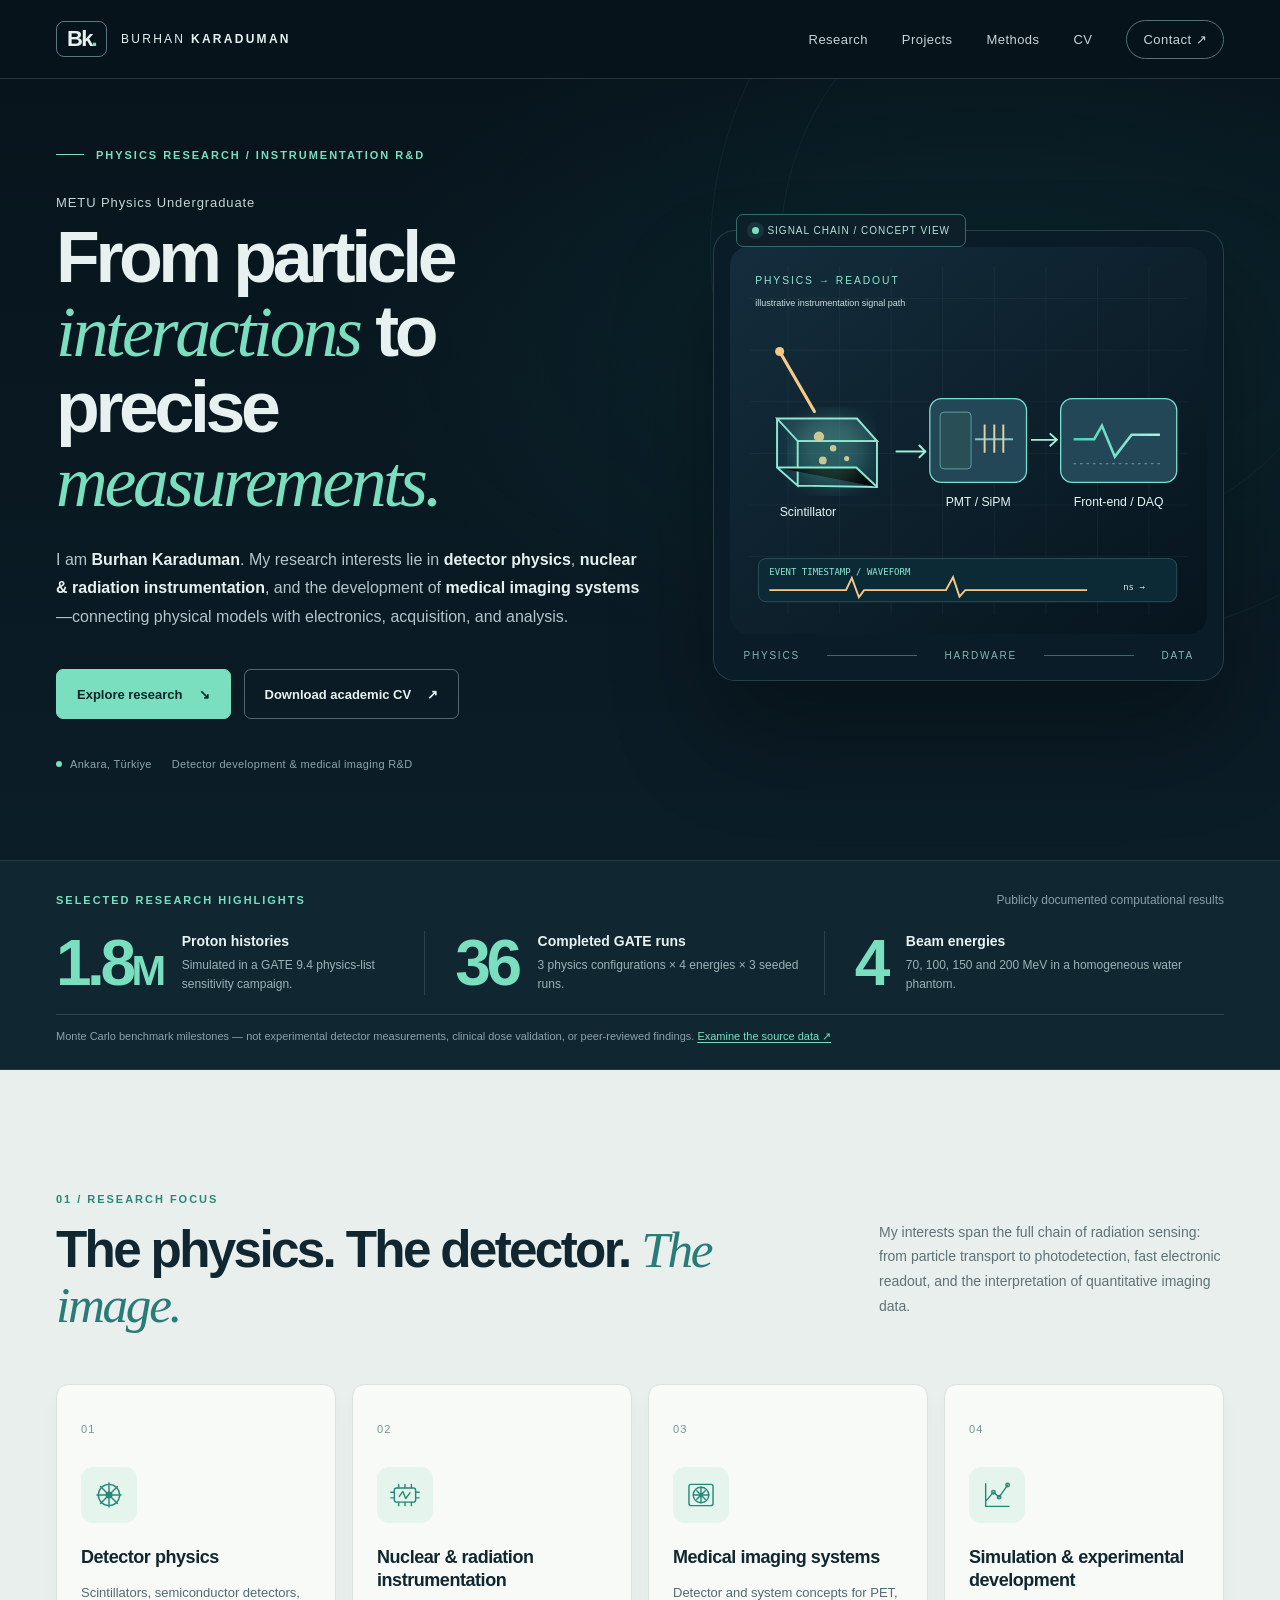
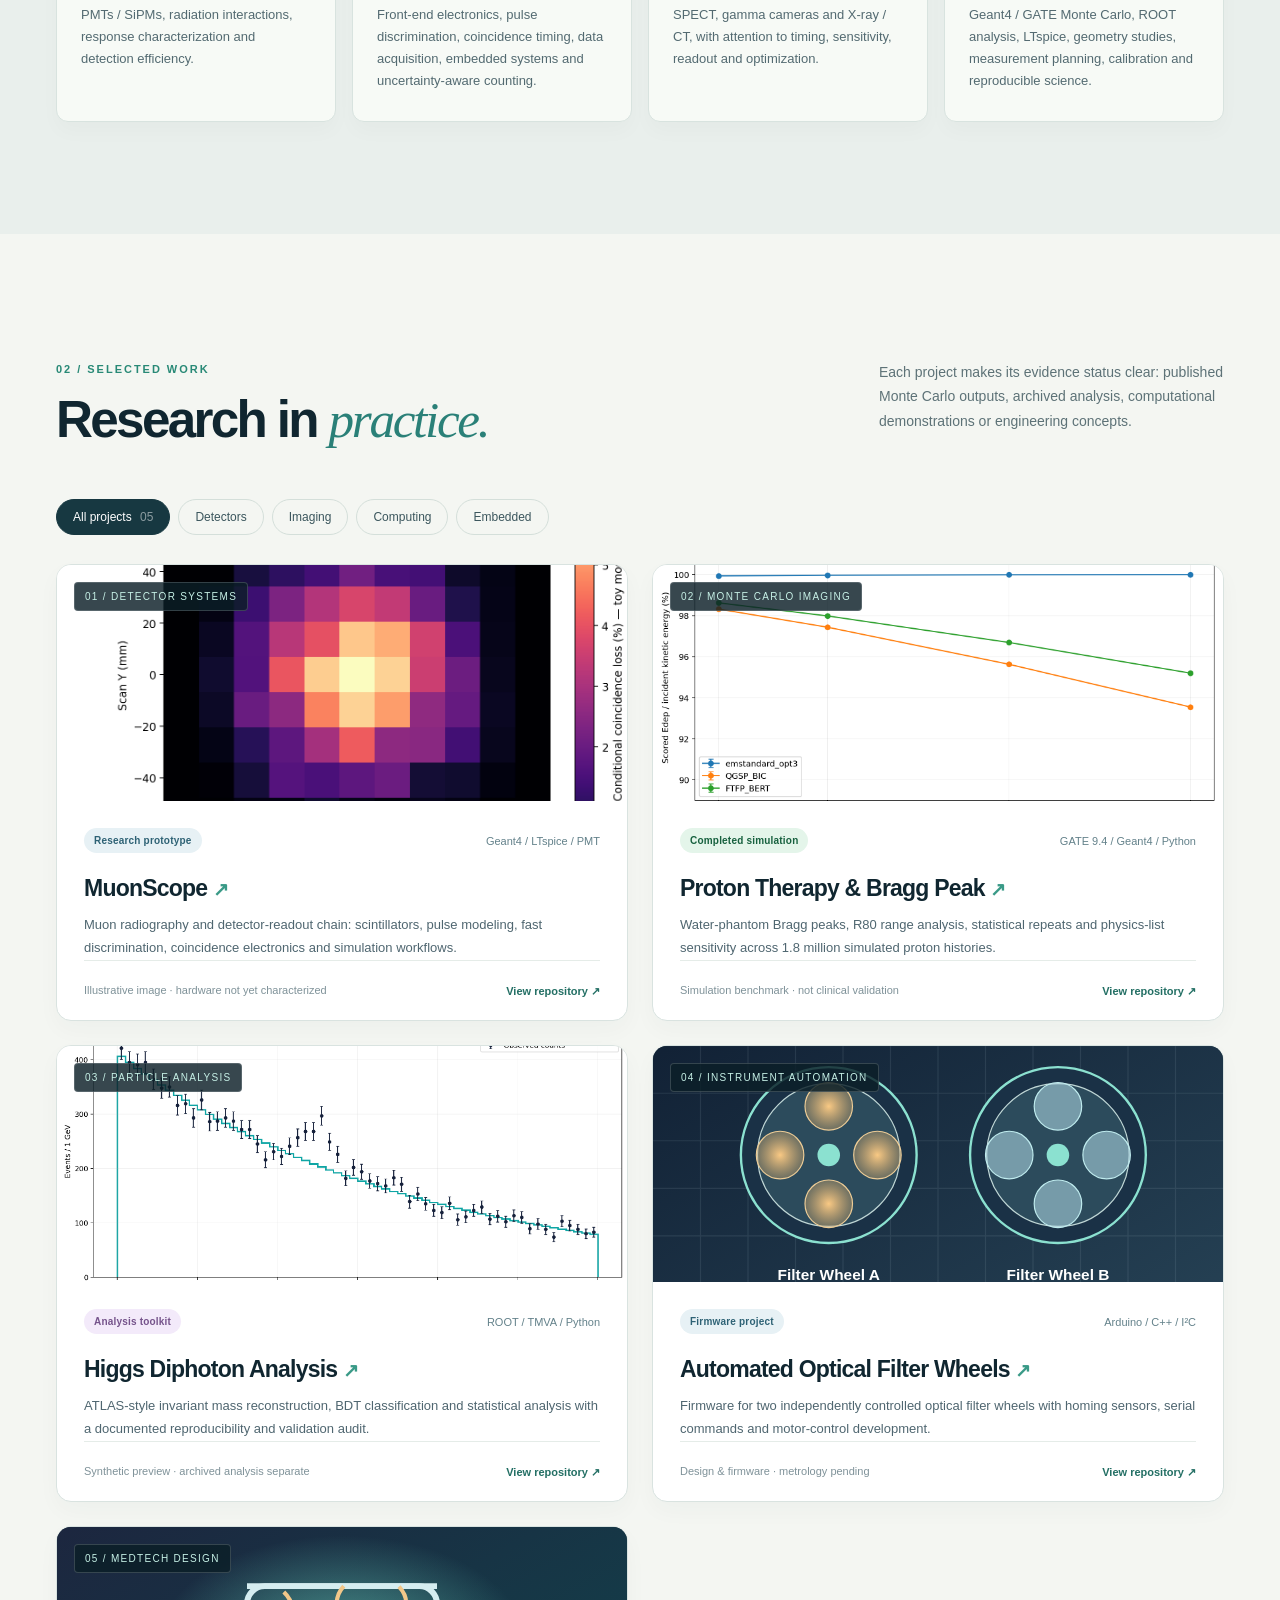
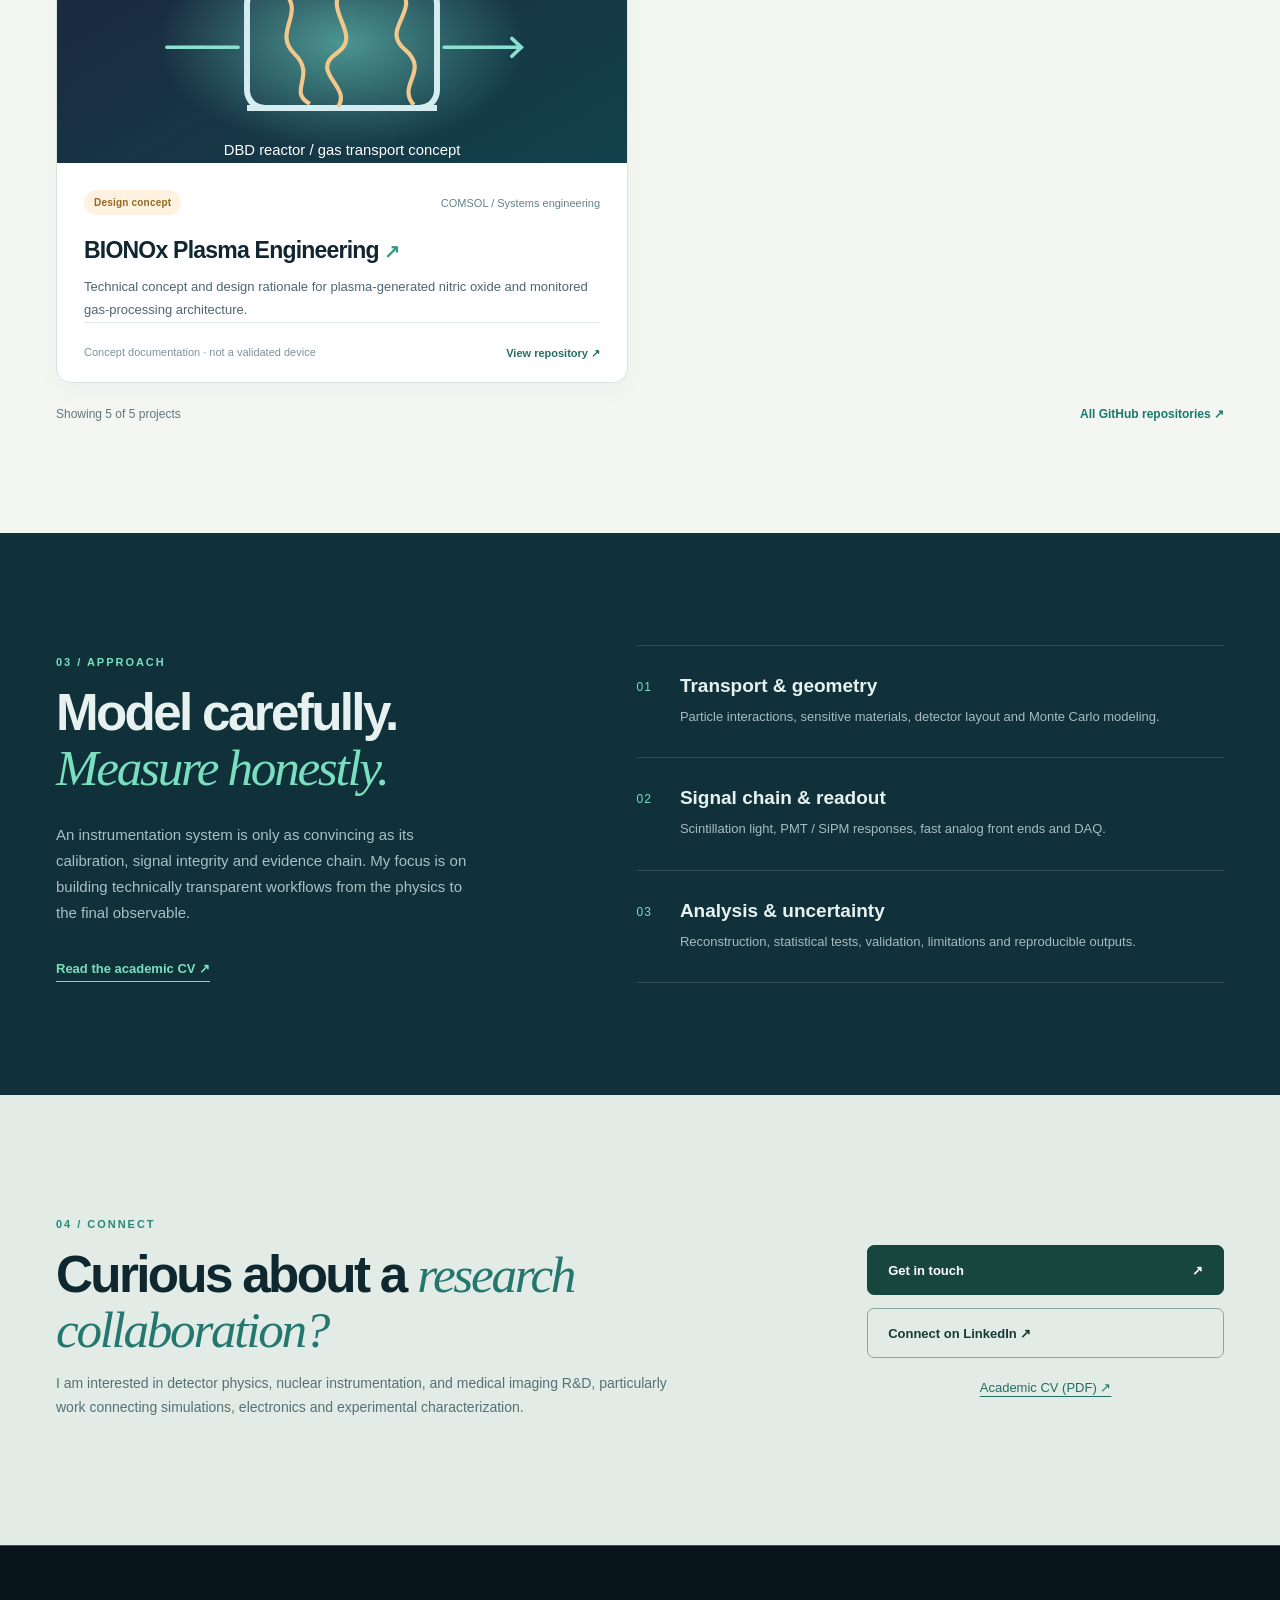
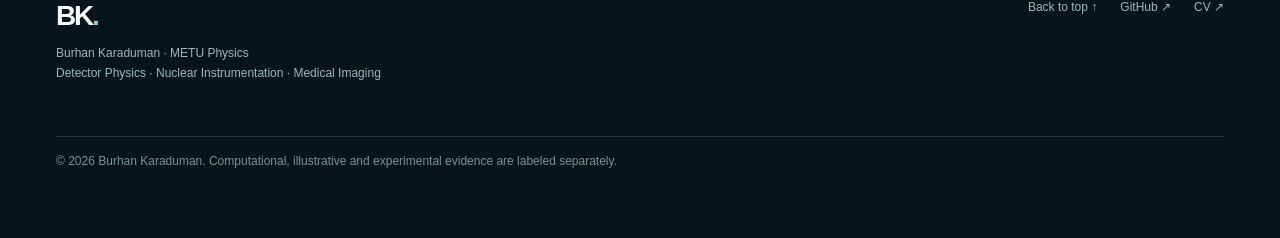
<file: index.html>
<!DOCTYPE html>
<!-- Burhan Karaduman Research Portfolio: managed static site V1 -->
<html lang="en">
<head>
<meta charset="UTF-8">
<meta name="viewport" content="width=device-width, initial-scale=1">
<meta name="theme-color" content="#0a1820">
<meta name="description" content="Burhan Karaduman — physics undergraduate at METU working across detector physics, nuclear and radiation instrumentation, medical imaging systems, Monte Carlo simulation, and readout electronics.">
<meta name="author" content="Burhan Karaduman">
<meta property="og:type" content="website">
<meta property="og:title" content="Burhan Karaduman | Detector Physics & Medical Imaging">
<meta property="og:description" content="Research portfolio in nuclear & radiation instrumentation, detector development, and medical imaging systems.">
<meta property="og:image" content="https://burhankaraduman.github.io/assets/social-preview.svg">
<meta property="og:url" content="https://burhankaraduman.github.io/">
<link rel="canonical" href="https://burhankaraduman.github.io/">
<link rel="icon" type="image/svg+xml" href="assets/favicon.svg">
<link rel="stylesheet" href="assets/styles.css">
<title>Burhan Karaduman — Detector Physics & Medical Imaging</title>
</head>
<body>
<a class="skip-link" href="#main">Skip to content</a>
<header class="topbar" id="top">
 <div class="wrap nav-inner">
  <a class="brand" href="#top" aria-label="Burhan Karaduman, home"><span class="brand-icon">Bk<span class="brand-dot">.</span></span><span>BURHAN <strong>KARADUMAN</strong></span></a>
  <button class="menu-toggle" aria-controls="primary-nav" aria-expanded="false" aria-label="Open navigation"><span></span><span></span><span></span></button>
  <nav class="nav-links" id="primary-nav" aria-label="Primary navigation">
   <a href="#research">Research</a><a href="#projects">Projects</a><a href="#methods">Methods</a><a href="cv.html">CV</a><a class="nav-contact" href="#contact">Contact <span aria-hidden="true">↗</span></a>
  </nav>
 </div>
</header>
<main id="main">
<section class="hero" aria-labelledby="hero-title">
 <div class="hero-orb hero-orb-one" aria-hidden="true"></div><div class="hero-orb hero-orb-two" aria-hidden="true"></div>
 <div class="wrap hero-grid">
  <div class="hero-copy">
   <div class="eyebrow"><span class="eyebrow-mark"></span>PHYSICS RESEARCH / INSTRUMENTATION R&amp;D</div>
   <p class="overline">METU Physics Undergraduate</p>
   <h1 id="hero-title">From particle <em>interactions</em> to precise <em>measurements.</em></h1>
   <p class="hero-intro">I am <strong>Burhan Karaduman</strong>. My research interests lie in <strong>detector physics</strong>, <strong>nuclear &amp; radiation instrumentation</strong>, and the development of <strong>medical imaging systems</strong>—connecting physical models with electronics, acquisition, and analysis.</p>
   <div class="hero-actions"><a class="btn btn-primary" href="#projects">Explore research <span aria-hidden="true">↘</span></a><a class="btn btn-line" href="assets/Burhan_Karaduman_Academic_CV.pdf">Download academic CV <span aria-hidden="true">↗</span></a></div>
   <div class="hero-details"><span><span class="mini-square"></span>Ankara, Türkiye</span><span>Detector development &amp; medical imaging R&amp;D</span></div>
  </div>
  <div class="hero-visual"><div class="visual-label"><span class="pulse"></span>SIGNAL CHAIN / CONCEPT VIEW</div><img src="assets/detector-stack.svg" alt="Illustrated scintillator detector, PMT or SiPM, front-end electronics and timestamped waveform" width="740" height="600"><div class="visual-foot"><span>PHYSICS</span><span class="footline"></span><span>HARDWARE</span><span class="footline"></span><span>DATA</span></div></div>
 </div>
</section>
<section class="metrics" aria-label="Selected research highlights">
<div class="wrap"><div class="section-kicker">SELECTED RESEARCH HIGHLIGHTS <span class="tagline">Publicly documented computational results</span></div>
<div class="metric-grid">
 <div class="metric"><span class="metric-num">1.8<span>M</span></span><div><strong>Proton histories</strong><p>Simulated in a GATE 9.4 physics-list sensitivity campaign.</p></div></div>
 <div class="metric"><span class="metric-num">36</span><div><strong>Completed GATE runs</strong><p>3 physics configurations × 4 energies × 3 seeded runs.</p></div></div>
 <div class="metric"><span class="metric-num">4</span><div><strong>Beam energies</strong><p>70, 100, 150 and 200 MeV in a homogeneous water phantom.</p></div></div>
 </div><p class="metric-disclaimer">Monte Carlo benchmark milestones — not experimental detector measurements, clinical dose validation, or peer-reviewed findings. <a href="https://github.com/BurhanKARADUMAN/Proton-Therapy-GATE-Simulation/tree/main/results/gate9-physics-list-validation-1p8m">Examine the source data ↗</a></p>
</div></section>
<section class="section section-research" id="research">
<div class="wrap"><div class="section-heading"><div><p class="label">01 / RESEARCH FOCUS</p><h2>The physics. The detector. <em>The image.</em></h2></div><p>My interests span the full chain of radiation sensing: from particle transport to photodetection, fast electronic readout, and the interpretation of quantitative imaging data.</p></div>
<div class="focus-grid">
 <article class="focus-item"><span class="focus-number">01</span><div class="focus-icon"><svg viewBox="0 0 48 48" aria-hidden="true"><circle cx="24" cy="24" r="15"/><path d="M24 7v34M7 24h34M12 12l24 24M36 12L12 36"/><circle cx="24" cy="24" r="4"/></svg></div><h3>Detector physics</h3><p>Scintillators, semiconductor detectors, PMTs / SiPMs, radiation interactions, response characterization and detection efficiency.</p></article>
 <article class="focus-item"><span class="focus-number">02</span><div class="focus-icon"><svg viewBox="0 0 48 48" aria-hidden="true"><rect x="9" y="14" width="30" height="20" rx="3"/><path d="M15 9v5M24 9v5M33 9v5M15 34v5M24 34v5M33 34v5M4 20h5M4 28h5M39 20h5M39 28h5M16 26l5-7 4 10 6-8"/></svg></div><h3>Nuclear &amp; radiation instrumentation</h3><p>Front-end electronics, pulse discrimination, coincidence timing, data acquisition, embedded systems and uncertainty-aware counting.</p></article>
 <article class="focus-item"><span class="focus-number">03</span><div class="focus-icon"><svg viewBox="0 0 48 48" aria-hidden="true"><rect x="7" y="9" width="34" height="30" rx="3"/><circle cx="24" cy="24" r="11"/><path d="M24 13v22M13 24h22M18 18l12 12M30 18L18 30"/></svg></div><h3>Medical imaging systems</h3><p>Detector and system concepts for PET, SPECT, gamma cameras and X-ray / CT, with attention to timing, sensitivity, readout and optimization.</p></article>
 <article class="focus-item"><span class="focus-number">04</span><div class="focus-icon"><svg viewBox="0 0 48 48" aria-hidden="true"><path d="M8 33l11-13 8 7 12-17M8 40V8M8 40h33"/><circle cx="19" cy="20" r="2.5"/><circle cx="27" cy="27" r="2.5"/><circle cx="39" cy="10" r="2.5"/></svg></div><h3>Simulation &amp; experimental development</h3><p>Geant4 / GATE Monte Carlo, ROOT analysis, LTspice, geometry studies, measurement planning, calibration and reproducible science.</p></article>
</div>
</div></section>
<section class="section section-projects" id="projects"><div class="wrap">
<div class="section-heading"><div><p class="label">02 / SELECTED WORK</p><h2>Research in <em>practice.</em></h2></div><p>Each project makes its evidence status clear: published Monte Carlo outputs, archived analysis, computational demonstrations or engineering concepts.</p></div>
<div class="filterbar" role="group" aria-label="Filter projects by topic"><button class="filter active" data-filter="all" aria-pressed="true">All projects <span>05</span></button><button class="filter" data-filter="detectors" aria-pressed="false">Detectors</button><button class="filter" data-filter="imaging" aria-pressed="false">Imaging</button><button class="filter" data-filter="computing" aria-pressed="false">Computing</button><button class="filter" data-filter="embedded" aria-pressed="false">Embedded</button></div>
<div class="projects-grid" id="project-grid">
<article class="project-card card-feature" data-category="detectors imaging embedded"><a class="card-image" href="https://github.com/BurhanKARADUMAN/Muonscope-Research" target="_blank" rel="noopener noreferrer"><img src="assets/project-muonscope.png" loading="lazy" alt="Synthetic muon radiography response map" width="760" height="480"><span class="image-corner">01 / DETECTOR SYSTEMS</span></a><div class="card-body"><div class="card-top"><span class="status status-research">Research prototype</span><span>Geant4 / LTspice / PMT</span></div><h3>MuonScope <span aria-hidden="true">↗</span></h3><p>Muon radiography and detector-readout chain: scintillators, pulse modeling, fast discrimination, coincidence electronics and simulation workflows.</p><div class="card-footer"><span>Illustrative image · hardware not yet characterized</span><a href="https://github.com/BurhanKARADUMAN/Muonscope-Research" target="_blank" rel="noopener noreferrer">View repository ↗</a></div></div></article>
<article class="project-card card-feature" data-category="imaging computing detectors"><a class="card-image" href="https://github.com/BurhanKARADUMAN/Proton-Therapy-GATE-Simulation" target="_blank" rel="noopener noreferrer"><img src="assets/project-gate.png" loading="lazy" alt="GATE Monte Carlo comparison of proton energy deposition across physics lists" width="760" height="480"><span class="image-corner">02 / MONTE CARLO IMAGING</span></a><div class="card-body"><div class="card-top"><span class="status status-montecarlo">Completed simulation</span><span>GATE 9.4 / Geant4 / Python</span></div><h3>Proton Therapy &amp; Bragg Peak <span aria-hidden="true">↗</span></h3><p>Water-phantom Bragg peaks, R80 range analysis, statistical repeats and physics-list sensitivity across 1.8 million simulated proton histories.</p><div class="card-footer"><span>Simulation benchmark · not clinical validation</span><a href="https://github.com/BurhanKARADUMAN/Proton-Therapy-GATE-Simulation" target="_blank" rel="noopener noreferrer">View repository ↗</a></div></div></article>
<article class="project-card" data-category="computing detectors"><a class="card-image" href="https://github.com/BurhanKARADUMAN/Higgs-Diphoton-Analysis" target="_blank" rel="noopener noreferrer"><img src="assets/project-higgs.png" loading="lazy" alt="Synthetic diphoton invariant mass spectrum from the analysis toolkit" width="760" height="480"><span class="image-corner">03 / PARTICLE ANALYSIS</span></a><div class="card-body"><div class="card-top"><span class="status status-archived">Analysis toolkit</span><span>ROOT / TMVA / Python</span></div><h3>Higgs Diphoton Analysis <span aria-hidden="true">↗</span></h3><p>ATLAS-style invariant mass reconstruction, BDT classification and statistical analysis with a documented reproducibility and validation audit.</p><div class="card-footer"><span>Synthetic preview · archived analysis separate</span><a href="https://github.com/BurhanKARADUMAN/Higgs-Diphoton-Analysis" target="_blank" rel="noopener noreferrer">View repository ↗</a></div></div></article>
<article class="project-card" data-category="embedded detectors"><a class="card-image" href="https://github.com/BurhanKARADUMAN/ArduinoStepperMotorProject" target="_blank" rel="noopener noreferrer"><img src="assets/project-filterwheel.svg" loading="lazy" alt="Illustration of dual optical filter wheels" width="760" height="480"><span class="image-corner">04 / INSTRUMENT AUTOMATION</span></a><div class="card-body"><div class="card-top"><span class="status status-research">Firmware project</span><span>Arduino / C++ / I²C</span></div><h3>Automated Optical Filter Wheels <span aria-hidden="true">↗</span></h3><p>Firmware for two independently controlled optical filter wheels with homing sensors, serial commands and motor-control development.</p><div class="card-footer"><span>Design &amp; firmware · metrology pending</span><a href="https://github.com/BurhanKARADUMAN/ArduinoStepperMotorProject" target="_blank" rel="noopener noreferrer">View repository ↗</a></div></div></article>
<article class="project-card" data-category="computing"><a class="card-image" href="https://github.com/BurhanKARADUMAN/BIONOx-Plasma-NO-Synthesis" target="_blank" rel="noopener noreferrer"><img src="assets/project-bionox.svg" loading="lazy" alt="Conceptual dielectric barrier discharge reactor schematic" width="760" height="480"><span class="image-corner">05 / MEDTECH DESIGN</span></a><div class="card-body"><div class="card-top"><span class="status status-concept">Design concept</span><span>COMSOL / Systems engineering</span></div><h3>BIONOx Plasma Engineering <span aria-hidden="true">↗</span></h3><p>Technical concept and design rationale for plasma-generated nitric oxide and monitored gas-processing architecture.</p><div class="card-footer"><span>Concept documentation · not a validated device</span><a href="https://github.com/BurhanKARADUMAN/BIONOx-Plasma-NO-Synthesis" target="_blank" rel="noopener noreferrer">View repository ↗</a></div></div></article>
</div><div class="project-postscript"><span id="visible-projects">Showing 5 of 5 projects</span><a href="https://github.com/BurhanKARADUMAN?tab=repositories" target="_blank" rel="noopener noreferrer">All GitHub repositories ↗</a></div>
</div></section>
<section class="section section-methods" id="methods"><div class="wrap methods-grid"><div><p class="label">03 / APPROACH</p><h2>Model carefully.<br><em>Measure honestly.</em></h2><p class="methods-lead">An instrumentation system is only as convincing as its calibration, signal integrity and evidence chain. My focus is on building technically transparent workflows from the physics to the final observable.</p><a class="text-link" href="cv.html">Read the academic CV ↗</a></div>
<div class="steps">
<div class="step"><span>01</span><div><h3>Transport &amp; geometry</h3><p>Particle interactions, sensitive materials, detector layout and Monte Carlo modeling.</p></div></div>
<div class="step"><span>02</span><div><h3>Signal chain &amp; readout</h3><p>Scintillation light, PMT / SiPM responses, fast analog front ends and DAQ.</p></div></div>
<div class="step"><span>03</span><div><h3>Analysis &amp; uncertainty</h3><p>Reconstruction, statistical tests, validation, limitations and reproducible outputs.</p></div></div>
</div></div></section>
<section class="section contact-section" id="contact"><div class="wrap contact-grid"><div><p class="label">04 / CONNECT</p><h2>Curious about a <em>research collaboration?</em></h2><p>I am interested in detector physics, nuclear instrumentation, and medical imaging R&amp;D, particularly work connecting simulations, electronics and experimental characterization.</p></div><div class="contact-actions"><a class="btn btn-primary" href="mailto:burhan.karaduman@metu.edu.tr">Get in touch <span aria-hidden="true">↗</span></a><a class="btn btn-line" href="https://www.linkedin.com/in/burhan-karaduman-57b348362/" target="_blank" rel="noopener noreferrer">Connect on LinkedIn ↗</a><a class="small-contact" href="assets/Burhan_Karaduman_Academic_CV.pdf">Academic CV (PDF) ↗</a></div></div></section>
</main>
<footer class="footer"><div class="wrap footer-grid"><div><div class="footer-logo">BK<span>.</span></div><p>Burhan Karaduman · METU Physics<br>Detector Physics · Nuclear Instrumentation · Medical Imaging</p></div><div class="footer-links"><a href="#top">Back to top ↑</a><a href="https://github.com/BurhanKARADUMAN">GitHub ↗</a><a href="cv.html">CV ↗</a></div><p class="footer-note">© 2026 Burhan Karaduman. Computational, illustrative and experimental evidence are labeled separately.</p></div></footer>
<script src="assets/main.js" defer></script>
</body></html>
</file>
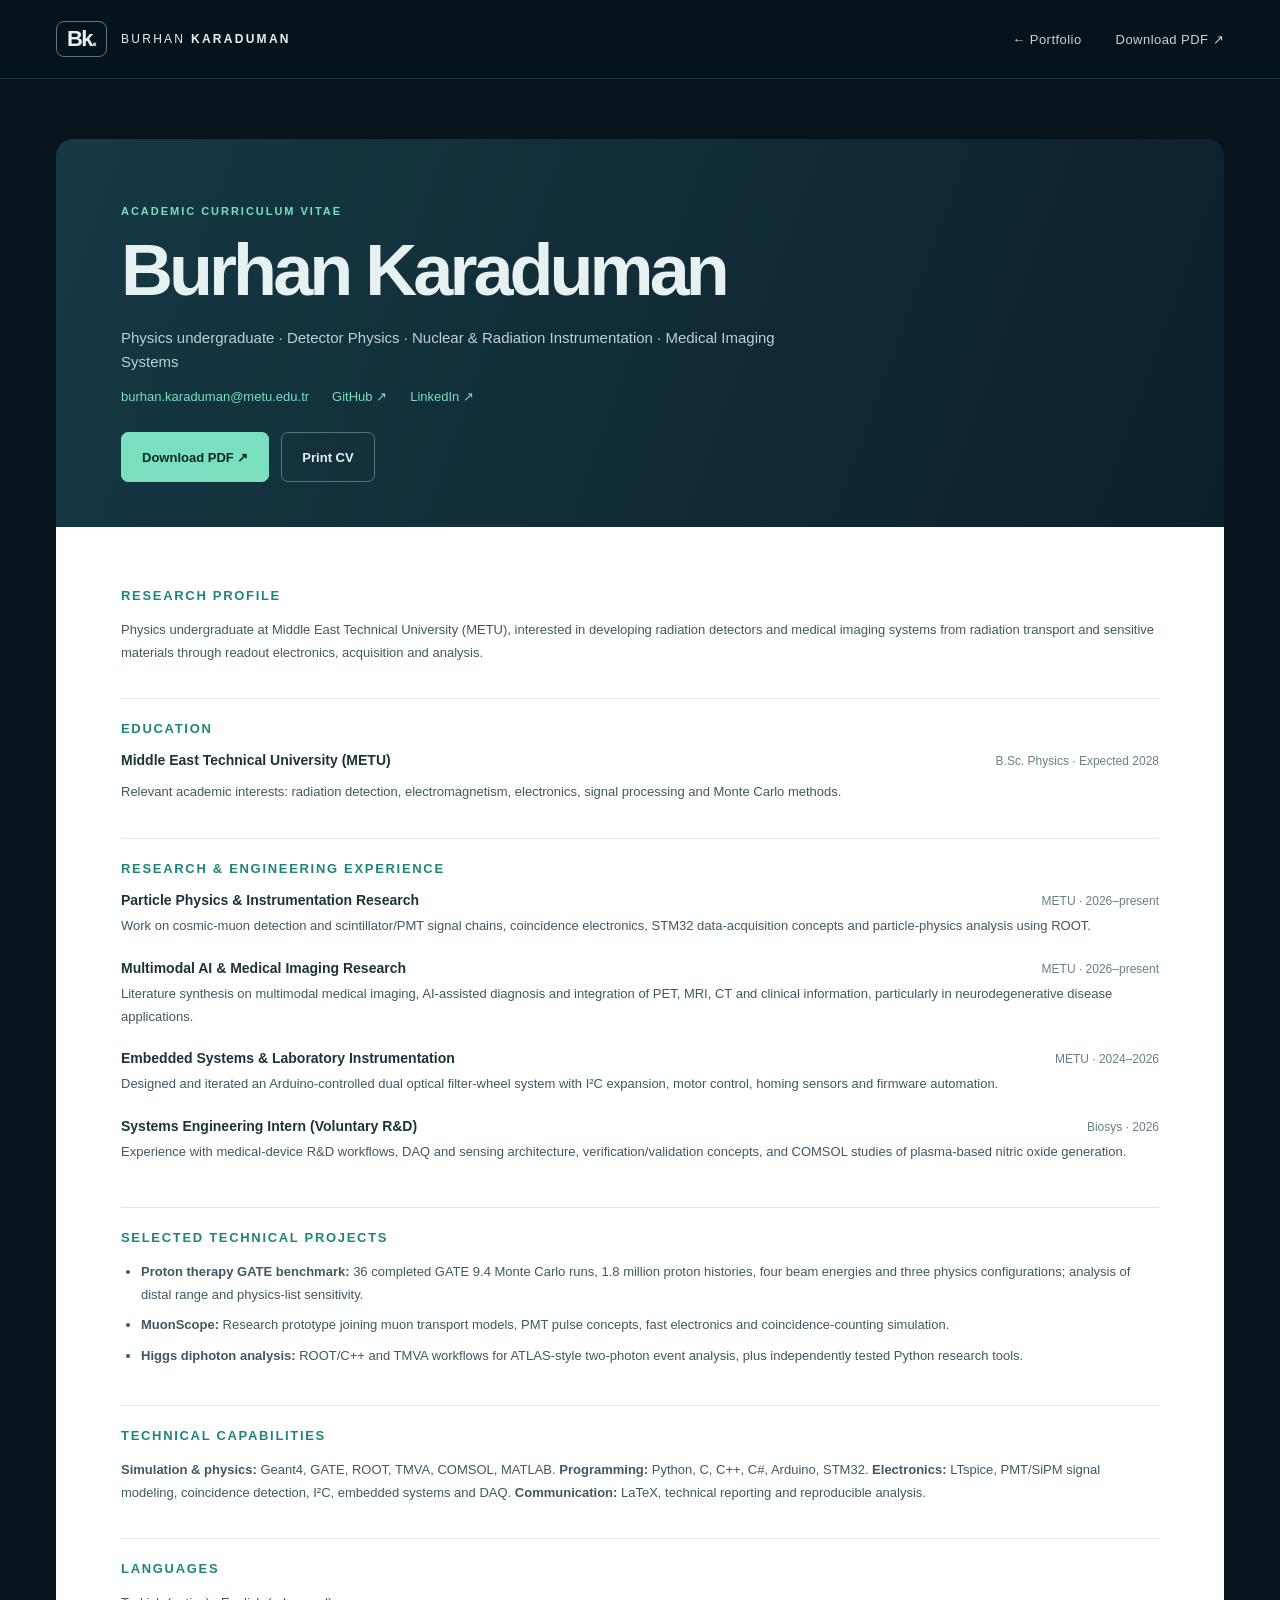
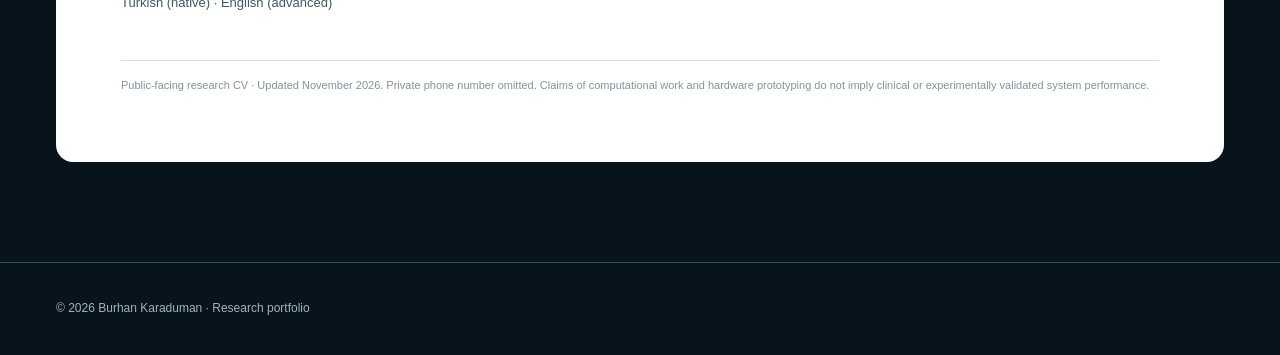
<file: cv.html>
<!DOCTYPE html><html lang="en"><head><meta charset="UTF-8"><meta name="viewport" content="width=device-width, initial-scale=1"><meta name="description" content="Academic CV — Burhan Karaduman, METU Physics; detector physics, radiation instrumentation and medical imaging systems."><link rel="icon" type="image/svg+xml" href="assets/favicon.svg"><link rel="stylesheet" href="assets/styles.css"><link rel="canonical" href="https://burhankaraduman.github.io/cv.html"><title>Academic CV — Burhan Karaduman</title></head>
<body class="cv-page"><a class="skip-link" href="#main">Skip to content</a><header class="topbar"><div class="wrap nav-inner"><a class="brand" href="index.html"><span class="brand-icon">Bk<span class="brand-dot">.</span></span><span>BURHAN <strong>KARADUMAN</strong></span></a><nav class="nav-links cv-nav" aria-label="Secondary navigation"><a href="index.html">← Portfolio</a><a href="assets/Burhan_Karaduman_Academic_CV.pdf">Download PDF ↗</a></nav></div></header>
<main id="main" class="cv-main wrap"><div class="cv-hero"><p class="label">ACADEMIC CURRICULUM VITAE</p><h1>Burhan Karaduman</h1><p class="cv-title">Physics undergraduate · Detector Physics · Nuclear &amp; Radiation Instrumentation · Medical Imaging Systems</p><div class="cv-links"><a href="mailto:burhan.karaduman@metu.edu.tr">burhan.karaduman@metu.edu.tr</a><a href="https://github.com/BurhanKARADUMAN">GitHub ↗</a><a href="https://www.linkedin.com/in/burhan-karaduman-57b348362/">LinkedIn ↗</a></div><div class="cv-download"><a class="btn btn-primary" href="assets/Burhan_Karaduman_Academic_CV.pdf">Download PDF ↗</a><button class="btn btn-line" onclick="window.print()">Print CV</button></div></div>
<div class="cv-sheet"><section><h2>Research profile</h2><p>Physics undergraduate at Middle East Technical University (METU), interested in developing radiation detectors and medical imaging systems from radiation transport and sensitive materials through readout electronics, acquisition and analysis.</p></section>
<section><h2>Education</h2><div class="cv-line"><strong>Middle East Technical University (METU)</strong><span>B.Sc. Physics · Expected 2028</span></div><p>Relevant academic interests: radiation detection, electromagnetism, electronics, signal processing and Monte Carlo methods.</p></section>
<section><h2>Research &amp; engineering experience</h2>
<div class="cv-entry"><div class="cv-line"><strong>Particle Physics &amp; Instrumentation Research</strong><span>METU · 2026–present</span></div><p>Work on cosmic-muon detection and scintillator/PMT signal chains, coincidence electronics, STM32 data-acquisition concepts and particle-physics analysis using ROOT.</p></div>
<div class="cv-entry"><div class="cv-line"><strong>Multimodal AI &amp; Medical Imaging Research</strong><span>METU · 2026–present</span></div><p>Literature synthesis on multimodal medical imaging, AI-assisted diagnosis and integration of PET, MRI, CT and clinical information, particularly in neurodegenerative disease applications.</p></div>
<div class="cv-entry"><div class="cv-line"><strong>Embedded Systems &amp; Laboratory Instrumentation</strong><span>METU · 2024–2026</span></div><p>Designed and iterated an Arduino-controlled dual optical filter-wheel system with I²C expansion, motor control, homing sensors and firmware automation.</p></div>
<div class="cv-entry"><div class="cv-line"><strong>Systems Engineering Intern (Voluntary R&amp;D)</strong><span>Biosys · 2026</span></div><p>Experience with medical-device R&amp;D workflows, DAQ and sensing architecture, verification/validation concepts, and COMSOL studies of plasma-based nitric oxide generation.</p></div></section>
<section><h2>Selected technical projects</h2><ul class="cv-bullets"><li><strong>Proton therapy GATE benchmark:</strong> 36 completed GATE 9.4 Monte Carlo runs, 1.8 million proton histories, four beam energies and three physics configurations; analysis of distal range and physics-list sensitivity.</li><li><strong>MuonScope:</strong> Research prototype joining muon transport models, PMT pulse concepts, fast electronics and coincidence-counting simulation.</li><li><strong>Higgs diphoton analysis:</strong> ROOT/C++ and TMVA workflows for ATLAS-style two-photon event analysis, plus independently tested Python research tools.</li></ul></section>
<section><h2>Technical capabilities</h2><p><strong>Simulation &amp; physics:</strong> Geant4, GATE, ROOT, TMVA, COMSOL, MATLAB. <strong>Programming:</strong> Python, C, C++, C#, Arduino, STM32. <strong>Electronics:</strong> LTspice, PMT/SiPM signal modeling, coincidence detection, I²C, embedded systems and DAQ. <strong>Communication:</strong> LaTeX, technical reporting and reproducible analysis.</p></section>
<section><h2>Languages</h2><p>Turkish (native) · English (advanced)</p></section>
<p class="cv-note">Public-facing research CV · Updated November 2026. Private phone number omitted. Claims of computational work and hardware prototyping do not imply clinical or experimentally validated system performance.</p></div>
</main><footer class="footer"><div class="wrap"><p>© 2026 Burhan Karaduman · <a href="index.html">Research portfolio</a></p></div></footer></body></html>
</file>
<file: assets/styles.css>
:root{--bg:#07141c;--bg2:#0d202a;--ink:#e7f2f0;--muted:#9bb1b9;--mint:#79dfbf;--mint-d:#3ea994;--gold:#efbf81;--paper:#e9efec;--dark:#10252b;--line:rgba(162,207,207,.18);--max:1240px;--radius:18px;font-family:Inter,ui-sans-serif,-apple-system,BlinkMacSystemFont,"Segoe UI",sans-serif;color-scheme:dark;scroll-behavior:smooth}
*{box-sizing:border-box}html{scroll-padding-top:84px}body{margin:0;background:var(--bg);color:var(--ink);-webkit-font-smoothing:antialiased}a{color:inherit;text-decoration:none}button{font:inherit}img{display:block;max-width:100%}a:focus-visible,button:focus-visible{outline:3px solid var(--gold);outline-offset:4px}.wrap{max-width:var(--max);margin:auto;padding:0 36px}.skip-link{position:absolute;top:-100px;left:20px;background:#fff;color:#111;padding:12px;z-index:30}.skip-link:focus{top:12px}.topbar{position:sticky;top:0;z-index:20;background:rgba(7,20,28,.92);backdrop-filter:blur(16px);border-bottom:1px solid var(--line)}.nav-inner{min-height:78px;display:flex;align-items:center;justify-content:space-between;gap:20px}.brand{display:inline-flex;align-items:center;gap:14px;font-size:12px;letter-spacing:.19em;white-space:nowrap}.brand-icon{font-weight:800;letter-spacing:-.08em;font-size:22px;border:1px solid #597880;border-radius:8px;padding:6px 10px;line-height:1}.brand-dot{color:var(--mint)}.brand strong{font-weight:800}.nav-links{display:flex;align-items:center;gap:34px}.nav-links a{color:#c6d6d7;font-size:13px;letter-spacing:.035em;transition:color .2s}.nav-links a:hover{color:var(--mint)}.nav-contact{padding:11px 16px;border:1px solid #54727b;border-radius:99px}.menu-toggle{display:none;background:transparent;border:1px solid var(--line);border-radius:7px;padding:10px;cursor:pointer}.menu-toggle span{display:block;width:20px;height:2px;background:var(--ink);margin:4px}
.hero{position:relative;overflow:hidden;background:radial-gradient(ellipse at 77% 32%,rgba(21,98,97,.20),transparent 46%),linear-gradient(180deg,#07141c 0%,#0b1d27 100%)}.hero-orb{position:absolute;border:1px solid rgba(107,191,171,.07);border-radius:100%;pointer-events:none}.hero-orb-one{width:780px;height:780px;right:-210px;top:-220px}.hero-orb-two{width:580px;height:580px;right:-80px;top:-120px}.hero-grid{min-height:700px;display:grid;grid-template-columns:1.07fr .93fr;align-items:center;gap:70px;padding-top:62px;padding-bottom:90px}.eyebrow,.label,.section-kicker{font-size:11px;font-weight:700;letter-spacing:.18em;color:var(--mint);text-transform:uppercase}.eyebrow{display:inline-flex;align-items:center;gap:12px}.eyebrow-mark{width:28px;height:1px;background:var(--mint)}.overline{font-size:13px;color:#c5d6d3;letter-spacing:.07em;margin:34px 0 10px}.hero h1{font-size:clamp(3.4rem,5.6vw,5.75rem);line-height:1.04;letter-spacing:-.061em;margin:0 0 26px;max-width:790px;font-weight:720}.hero h1 em,.section h2 em{font-family:Georgia,serif;font-weight:400;color:var(--mint);font-style:italic;letter-spacing:-.045em}.hero-intro{color:#b2c5cb;line-height:1.78;font-size:16px;max-width:620px}.hero-intro strong{color:var(--ink);font-weight:600}.hero-actions{display:flex;flex-wrap:wrap;gap:13px;margin-top:38px}.btn{display:inline-flex;gap:16px;align-items:center;justify-content:space-between;padding:15px 20px;border-radius:7px;font-size:13px;font-weight:700;min-height:50px;transition:transform .2s,background .2s,border-color .2s;cursor:pointer}.btn:hover{transform:translateY(-2px)}.btn-primary{background:var(--mint);color:#09262a;border:1px solid var(--mint)}.btn-primary:hover{background:#a4eedb}.btn-line{color:var(--ink);border:1px solid rgba(195,225,225,.38);background:transparent}.btn-line:hover{border-color:var(--mint)}.hero-details{display:flex;gap:20px;flex-wrap:wrap;font-size:11px;letter-spacing:.03em;color:#8da5ac;margin-top:39px}.hero-details span{display:inline-flex;align-items:center;gap:8px}.mini-square{display:inline-block;width:6px;height:6px;background:var(--mint);border-radius:50%}.hero-visual{position:relative;background:#0a1c27;border:1px solid rgba(116,188,178,.23);border-radius:22px;padding:16px;box-shadow:0 55px 100px rgba(0,0,0,.3)}.hero-visual img{width:100%;border-radius:13px;aspect-ratio:740/600;object-fit:cover}.visual-label{position:absolute;top:-17px;left:22px;background:var(--bg2);padding:10px 15px;border:1px solid #376b68;border-radius:7px;font-size:10px;letter-spacing:.1em;color:#b5e3d9}.pulse{display:inline-block;width:7px;height:7px;background:var(--mint);border-radius:100%;margin-right:8px;box-shadow:0 0 0 5px rgba(121,223,191,.10)}.visual-foot{display:flex;gap:10px;align-items:center;justify-content:space-between;font-size:10px;color:#86b7b0;letter-spacing:.18em;padding:16px 13px 3px}.footline{height:1px;background:#3e696b;flex:1;max-width:90px}
.metrics{background:#102731;border-top:1px solid rgba(171,213,211,.12);border-bottom:1px solid rgba(171,213,211,.12);padding:32px 0 24px}.section-kicker{display:flex;justify-content:space-between;align-items:center;gap:12px}.tagline{color:#899fa7;font-weight:400;letter-spacing:0;text-transform:none;font-size:12px}.metric-grid{display:grid;grid-template-columns:repeat(3,1fr);gap:30px;margin:24px 0 15px}.metric{display:flex;gap:20px;align-items:center;padding:0 24px 0 0;border-right:1px solid var(--line)}.metric:last-child{border:0}.metric-num{font-size:clamp(3.1rem,5vw,4.6rem);font-weight:800;color:var(--mint);letter-spacing:-.07em;line-height:1}.metric-num span{font-size:.65em}.metric strong{display:block;font-size:14px;margin-bottom:7px}.metric p{font-size:12px;color:#9bb2b7;line-height:1.55;margin:0}.metric-disclaimer{color:#8aa2a9;font-size:11px;line-height:1.5;border-top:1px solid var(--line);padding-top:13px;margin:19px 0 0}.metric-disclaimer a{color:var(--mint);text-decoration:underline;text-underline-offset:2px}
.section{padding:112px 0}.section-heading{display:flex;justify-content:space-between;gap:80px;align-items:end;margin-bottom:52px}.section-heading>div{flex:1.3}.section-heading>p{flex:.75;color:#5d7277;line-height:1.76;font-size:14px;max-width:345px}.section h2{font-size:clamp(2.5rem,4vw,4.5rem);line-height:1.08;letter-spacing:-.052em;margin:17px 0 0}.section-research{background:#e9efec;color:#102630}.section-research .label,.section-projects .label,.section-methods .label,.contact-section .label{color:#288976}.section-research h2 em{color:#287b77}.focus-grid{display:grid;grid-template-columns:repeat(4,1fr);gap:16px}.focus-item{padding:34px 24px 28px;min-height:286px;background:#f7faf6;border:1px solid #d8e3df;border-radius:12px;box-shadow:0 10px 20px rgba(12,39,48,.025)}.focus-number{font-size:11px;color:#76929a;letter-spacing:.1em}.focus-icon{width:56px;height:56px;background:#e5f5ed;border-radius:12px;display:grid;place-items:center;margin-top:30px}.focus-icon svg{width:34px;height:34px;stroke:#258978;stroke-width:2;fill:none;stroke-linecap:round;stroke-linejoin:round}.focus-item h3{font-size:18px;line-height:1.25;margin:23px 0 13px;letter-spacing:-.025em}.focus-item p{font-size:13px;line-height:1.7;color:#536a71;margin:0}
.section-projects{background:#f4f6f2;color:#102630}.section-projects h2 em{color:#2a8078}.filterbar{display:flex;gap:8px;flex-wrap:wrap;margin-bottom:29px}.filter{border:1px solid #d4dfda;background:transparent;color:#3b565d;border-radius:99px;padding:10px 16px;font-size:12px;cursor:pointer;transition:background .2s,color .2s}.filter span{opacity:.5;margin-left:5px}.filter.active,.filter:hover{background:#173841;border-color:#173841;color:#fff}.projects-grid{display:grid;grid-template-columns:repeat(2,minmax(0,1fr));gap:24px}.project-card{border:1px solid #d9e3e0;background:#fff;border-radius:15px;overflow:hidden;display:flex;flex-direction:column;min-width:0;box-shadow:0 9px 22px rgba(25,59,65,.03);transition:transform .2s,box-shadow .2s}.project-card:hover{transform:translateY(-4px);box-shadow:0 16px 35px rgba(25,59,65,.09)}.project-card[hidden]{display:none}.card-image{display:block;height:236px;position:relative;background:#102833;overflow:hidden}.card-image img{width:100%;height:100%;object-fit:cover;transition:transform .35s}.project-card:hover .card-image img{transform:scale(1.035)}.image-corner{position:absolute;left:17px;top:17px;background:rgba(11,31,40,.82);border:1px solid rgba(255,255,255,.17);border-radius:4px;color:#c6f0e6;font-size:10px;letter-spacing:.13em;padding:8px 10px}.card-body{padding:27px 27px 22px;display:flex;flex-direction:column;flex:1}.card-top{display:flex;gap:10px;flex-wrap:wrap;align-items:center;justify-content:space-between;font-size:11px;color:#63818a}.status{font-size:10px;padding:7px 10px;border-radius:50px;display:inline-block;font-weight:700;letter-spacing:.02em}.status-montecarlo{background:#e4f5ea;color:#17613f}.status-research{background:#e7f1f5;color:#2e6275}.status-archived{background:#f3eafa;color:#75538b}.status-concept{background:#fff2e0;color:#946722}.project-card h3{font-size:23px;letter-spacing:-.034em;margin:22px 0 12px}.project-card h3 span{color:#3a9a87;font-size:19px}.project-card p{font-size:13px;line-height:1.75;color:#4f6670;margin:0}.card-footer{border-top:1px solid #e5ece8;margin-top:auto;padding-top:22px;display:flex;justify-content:space-between;align-items:end;gap:17px;font-size:11px}.card-footer span{color:#7f9299;max-width:62%;line-height:1.4}.card-footer a{color:#236f64;font-weight:700;white-space:nowrap}.project-postscript{display:flex;justify-content:space-between;gap:15px;margin-top:24px;font-size:12px;color:#62777d}.project-postscript a{color:#187b6a;font-weight:700}
.section-methods{background:#10303a}.section-methods .label{color:var(--mint)}.methods-grid{display:grid;grid-template-columns:.9fr 1.1fr;gap:100px}.methods-lead{line-height:1.75;color:#a6c0c3;font-size:15px;margin:26px 0 32px;max-width:430px}.text-link{color:var(--mint);font-size:13px;font-weight:700;border-bottom:1px solid var(--mint);padding-bottom:5px}.steps{border-top:1px solid rgba(255,255,255,.15)}.step{display:flex;gap:28px;padding:29px 0;border-bottom:1px solid rgba(255,255,255,.15)}.step>span{font-size:12px;color:var(--mint);letter-spacing:.08em;padding-top:5px}.step h3{font-size:19px;margin:0 0 9px}.step p{color:#a8bbbf;font-size:13px;line-height:1.72;margin:0}
.contact-section{background:#e2ebe5;color:#0f282f}.contact-section .label{color:#288976}.contact-grid{display:grid;grid-template-columns:1.35fr .65fr;gap:70px;align-items:center}.contact-grid h2 em{color:#24776e}.contact-grid p:not(.label){color:#547177;line-height:1.7;font-size:14px;max-width:620px}.contact-actions{display:flex;flex-direction:column;gap:13px}.contact-actions .btn-primary{background:#17463f;color:#fff;border-color:#17463f}.contact-actions .btn-line{border-color:#8ba7a2;color:#173a39}.small-contact{color:#226f64;text-align:center;font-size:13px;text-decoration:underline;text-underline-offset:4px;margin-top:9px}.footer{background:#07141c;padding:54px 0;color:#9fb6b9;border-top:1px solid #315258}.footer-grid{display:grid;grid-template-columns:1fr 1fr;gap:20px}.footer-logo{font-weight:800;color:#fff;font-size:28px;letter-spacing:-.08em}.footer-logo span{color:var(--mint)}.footer p{font-size:12px;line-height:1.65}.footer-links{display:flex;gap:23px;justify-content:flex-end;align-items:start;font-size:12px}.footer-links a:hover{color:var(--mint)}.footer-note{grid-column:1 / -1;border-top:1px solid var(--line);padding-top:15px;margin-top:20px;color:#799198}
/* CV */.cv-main{padding-top:60px;padding-bottom:100px}.cv-hero{padding:55px 65px 45px;border-radius:17px 17px 0 0;background:linear-gradient(110deg,#153943,#0c202c)}.cv-hero h1{font-size:clamp(2.7rem,6vw,4.5rem);margin:12px 0;letter-spacing:-.055em}.cv-title{color:#bad2d1;line-height:1.6;font-size:15px;max-width:700px}.cv-links{display:flex;gap:23px;flex-wrap:wrap;color:var(--mint);font-size:13px}.cv-download{display:flex;flex-wrap:wrap;gap:12px;margin-top:28px}.cv-sheet{background:#fff;color:#1b333b;padding:50px 65px 56px;border-radius:0 0 17px 17px}.cv-sheet section{padding:0 0 21px;margin-bottom:22px;border-bottom:1px solid #e1e7e6}.cv-sheet section:last-of-type{border-bottom:0;margin-bottom:5px}.cv-sheet h2{text-transform:uppercase;letter-spacing:.13em;font-size:13px;color:#1f8578;margin-bottom:16px}.cv-sheet p,.cv-sheet li{font-size:13px;line-height:1.75;color:#3f5962}.cv-line{display:flex;justify-content:space-between;gap:12px;align-items:baseline}.cv-line strong{font-size:14px}.cv-line span{font-size:12px;color:#678088}.cv-entry{margin-bottom:22px}.cv-entry p{margin:7px 0}.cv-bullets{padding-left:20px}.cv-bullets li{margin-bottom:8px}.cv-note{font-size:11px!important;color:#80949a!important;border-top:1px solid #d9e3e1;padding-top:15px}.cv-page .footer{padding:24px 0}
@media(max-width:1050px){.wrap{padding:0 25px}.hero-grid{gap:36px}.hero h1{font-size:clamp(3rem,5.4vw,4.6rem)}.focus-grid{grid-template-columns:repeat(2,1fr)}.methods-grid{gap:42px}}@media(max-width:760px){html{scroll-padding-top:65px}.wrap{padding:0 20px}.topbar .nav-inner{min-height:67px}.brand{letter-spacing:.1em;font-size:11px}.nav-links{gap:17px}.nav-links a{font-size:12px}.hero-grid{min-height:unset;grid-template-columns:1fr;padding-top:66px;padding-bottom:65px;gap:60px}.hero h1{font-size:clamp(3rem,10vw,5rem);max-width:620px}.hero-intro{font-size:15px}.hero-visual{max-width:580px;width:100%;margin:auto}.metric-grid{gap:14px}.metric{flex-direction:column;gap:8px;align-items:flex-start}.metric-num{font-size:3.3rem}.metric p{font-size:11px}.section{padding:80px 0}.section-heading{display:block;margin-bottom:40px}.section-heading>p{max-width:600px}.projects-grid{gap:16px}.card-image{height:200px}.card-body{padding:20px}.card-footer{display:block}.card-footer span{display:block;max-width:100%;margin-bottom:13px}.methods-grid,.contact-grid{grid-template-columns:1fr}.contact-actions{max-width:450px}.cv-hero,.cv-sheet{padding:32px}}@media(max-width:560px){.nav-inner{position:relative}.menu-toggle{display:block}.nav-links:not(.cv-nav){display:none;position:absolute;top:65px;left:0;right:0;padding:15px 20px 22px;background:#0b202a;border-bottom:1px solid #3f6166;flex-direction:column;align-items:stretch;gap:0}.nav-links.show{display:flex!important}.nav-links a{padding:11px}.cv-nav{gap:14px}.cv-nav a{font-size:11px}.hero h1{font-size:clamp(2.7rem,12.3vw,4.3rem)}.hero-actions{flex-direction:column}.hero-actions .btn{width:100%}.hero-details{margin-top:27px}.metric-grid{grid-template-columns:1fr}.metric{flex-direction:row;padding:15px 0;border-right:0;border-bottom:1px solid var(--line)}.metric-num{min-width:95px}.metric:last-child{border-bottom:0}.tagline{display:none}.focus-grid,.projects-grid{grid-template-columns:1fr}.focus-item{min-height:unset}.card-image{height:225px}.section h2{font-size:clamp(2.7rem,10vw,3.5rem)}.project-postscript{flex-direction:column}.footer-grid{grid-template-columns:1fr}.footer-links{justify-content:flex-start}.footer-note{grid-column:1}.cv-line{flex-direction:column;gap:4px}.cv-hero,.cv-sheet{padding:26px 22px}}@media(prefers-reduced-motion:reduce){html{scroll-behavior:auto}*,*:before,*:after{transition:none!important;animation:none!important}}@media print{.topbar,.cv-download,.footer{display:none!important}.cv-main{padding:0;max-width:none}.cv-hero{border-radius:0;padding:30px;background:#fff;color:#102630}.cv-hero .label,.cv-hero .cv-title{color:#294953}.cv-links{color:#1c6660}.cv-sheet{border-radius:0;padding:10px 30px}.cv-sheet section{break-inside:avoid}.cv-page{background:#fff;color:#172d31}@page{size:A4;margin:12mm}}

/* ======================================
   HERO DETECTOR DIAGRAM - RESPONSIVE FIX
   ====================================== */

/* Allow both grid columns to shrink */
.hero-grid {
  grid-template-columns:
    minmax(0, 1.07fr)
    minmax(0, 0.93fr);
}

.hero-copy,
.hero-visual {
  min-width: 0;
}

/* Show the complete detector illustration */
.hero-visual {
  width: 100%;
  max-width: 100%;
}

.hero-visual img {
  display: block;
  width: 100%;
  max-width: 100%;
  height: auto;
  aspect-ratio: auto;
  object-fit: contain;
}

/* Mobile layout */
@media (max-width: 760px) {
  .hero-grid {
    grid-template-columns: minmax(0, 1fr);
  }

  .hero-visual {
    max-width: 580px;
    margin-inline: auto;
  }
}
</file>
